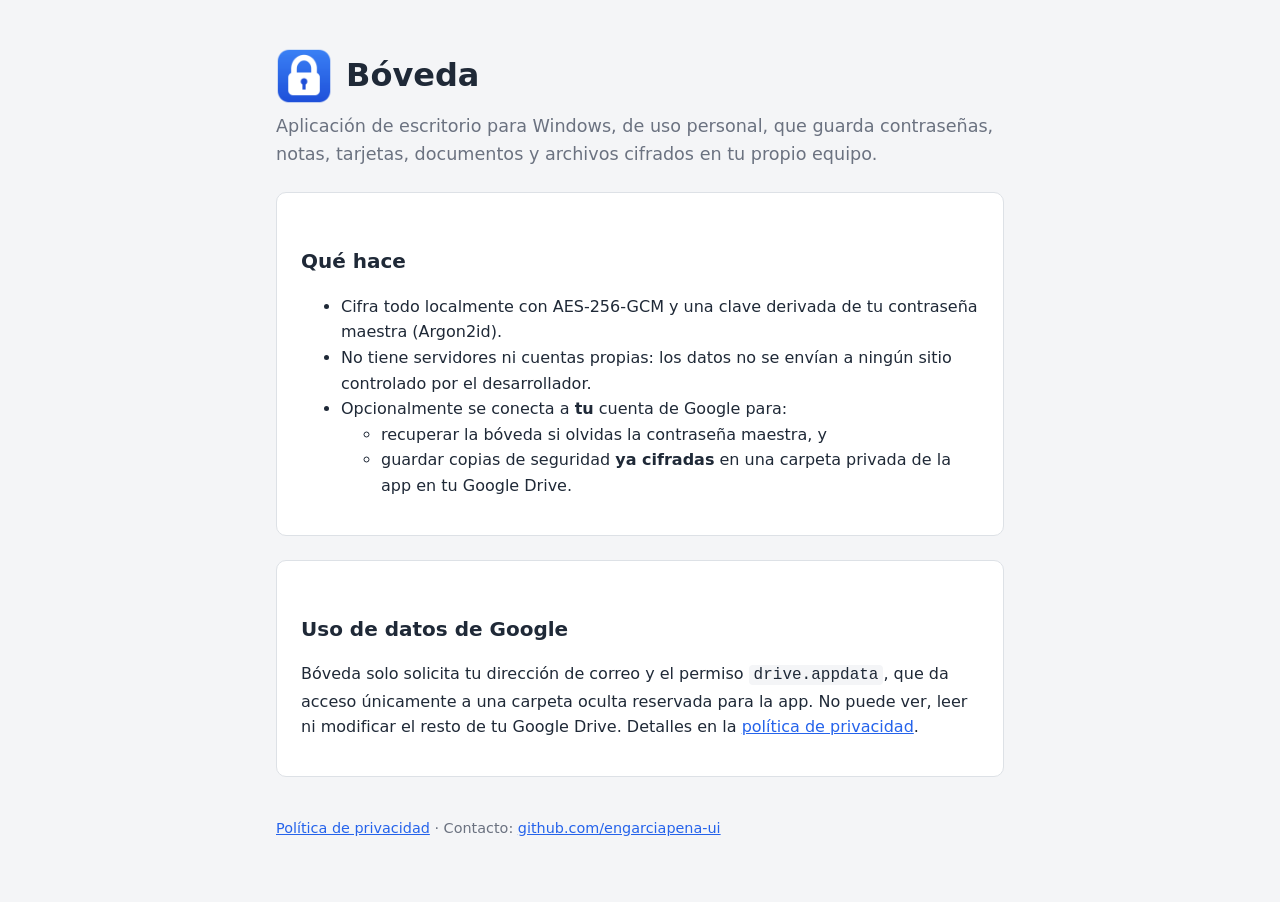
<file: index.html>
<!doctype html>
<html lang="es">
<head>
<meta charset="utf-8">
<meta name="viewport" content="width=device-width, initial-scale=1">
<title>Bóveda</title>
<meta name="description" content="Bóveda: aplicación de escritorio para Windows que guarda información sensible cifrada en tu propio equipo.">
<link rel="icon" href="icon.png">
<link rel="stylesheet" href="style.css">
</head>
<body>
<main>
  <header><img src="icon.png" alt=""><h1>Bóveda</h1></header>
  <p class="lead">Aplicación de escritorio para Windows, de uso personal, que guarda contraseñas, notas, tarjetas,
  documentos y archivos cifrados en tu propio equipo.</p>

  <div class="card">
    <h2>Qué hace</h2>
    <ul>
      <li>Cifra todo localmente con AES-256-GCM y una clave derivada de tu contraseña maestra (Argon2id).</li>
      <li>No tiene servidores ni cuentas propias: los datos no se envían a ningún sitio controlado por el desarrollador.</li>
      <li>Opcionalmente se conecta a <strong>tu</strong> cuenta de Google para:
        <ul>
          <li>recuperar la bóveda si olvidas la contraseña maestra, y</li>
          <li>guardar copias de seguridad <strong>ya cifradas</strong> en una carpeta privada de la app en tu Google Drive.</li>
        </ul>
      </li>
    </ul>
  </div>

  <div class="card">
    <h2>Uso de datos de Google</h2>
    <p>Bóveda solo solicita tu dirección de correo y el permiso <code>drive.appdata</code>, que da acceso únicamente
    a una carpeta oculta reservada para la app. No puede ver, leer ni modificar el resto de tu Google Drive.
    Detalles en la <a href="privacidad.html">política de privacidad</a>.</p>
  </div>

  <footer>
    <a href="privacidad.html">Política de privacidad</a> ·
    Contacto: <a href="https://github.com/engarciapena-ui">github.com/engarciapena-ui</a>
  </footer>
</main>
</body>
</html>
</file>
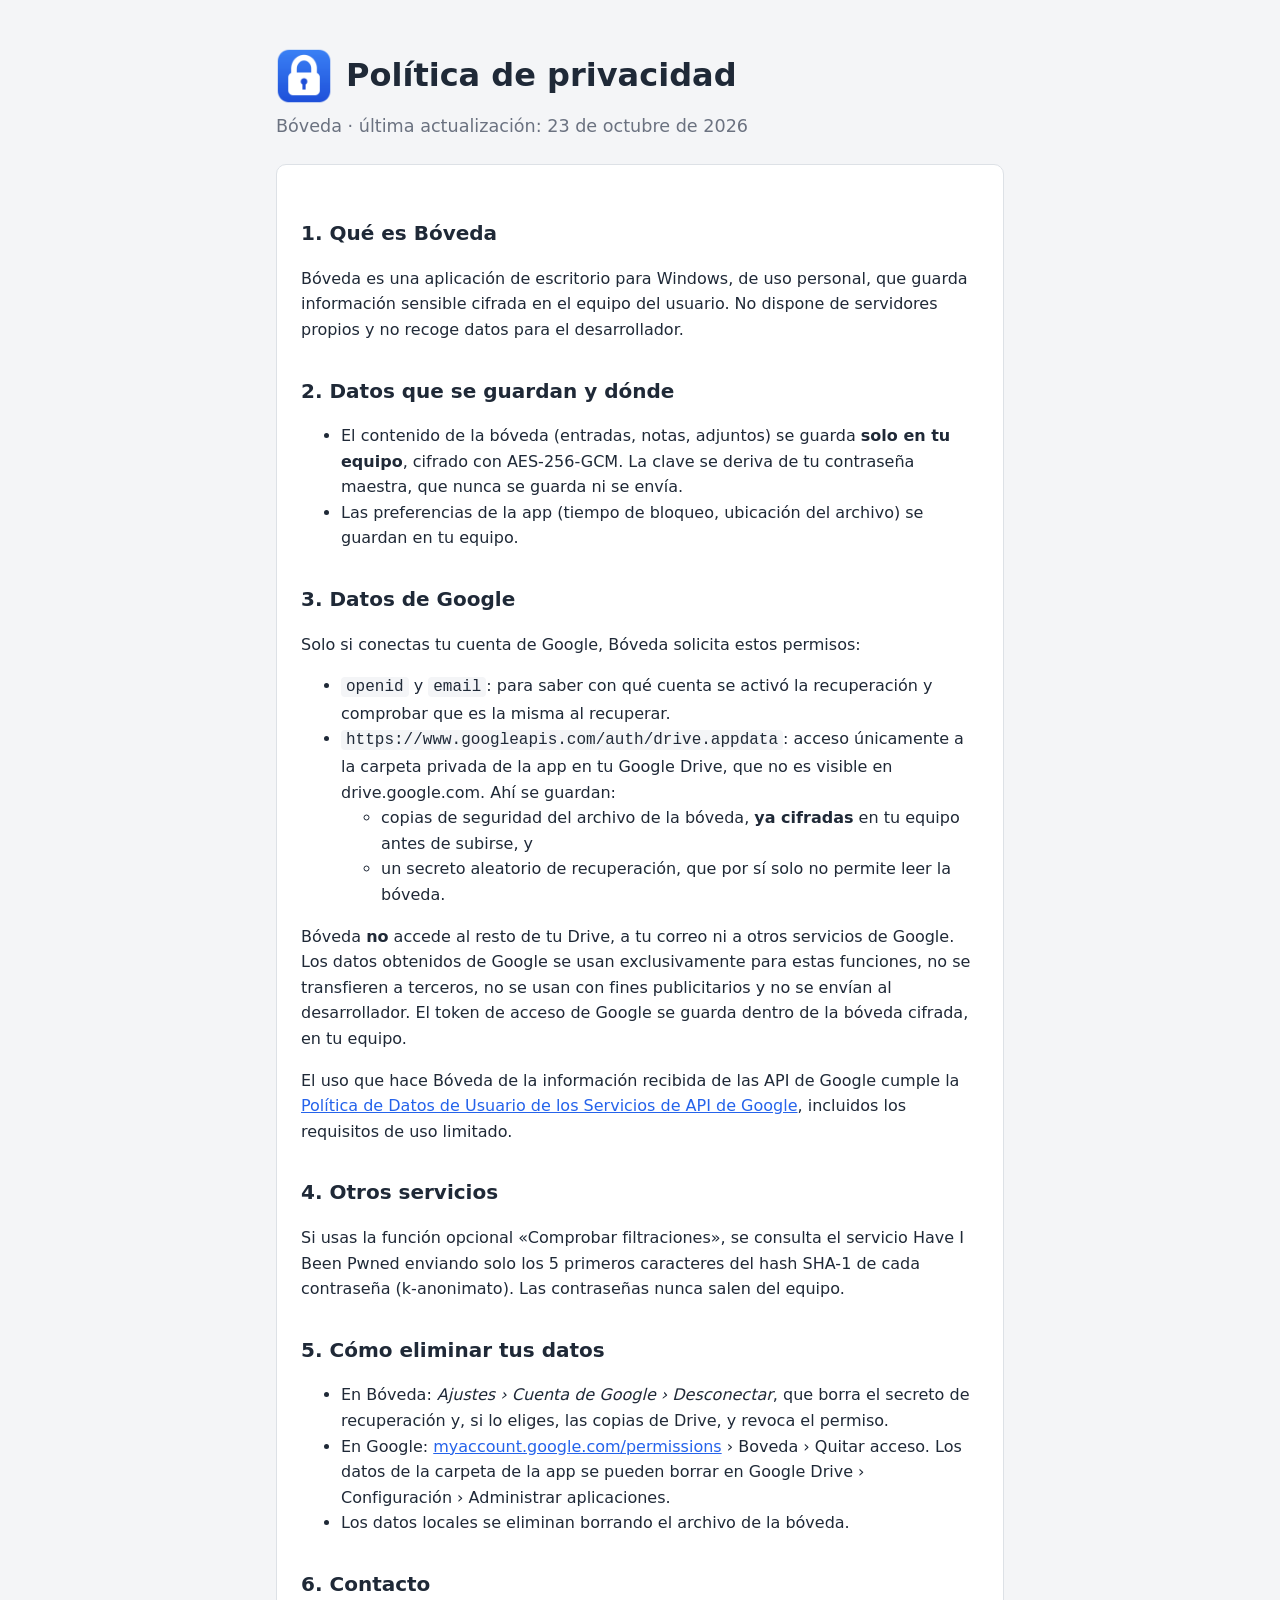
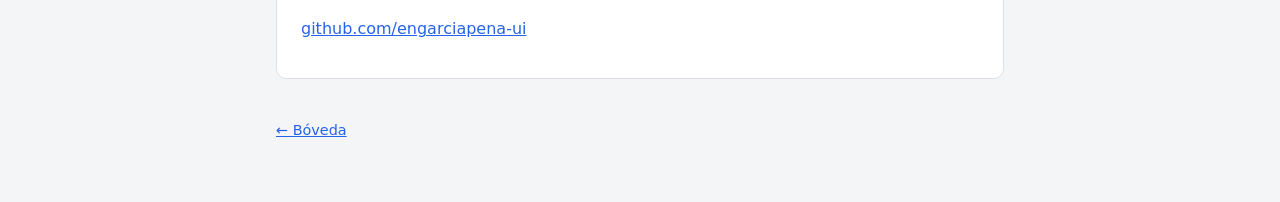
<file: privacidad.html>
<!doctype html>
<html lang="es">
<head>
<meta charset="utf-8">
<meta name="viewport" content="width=device-width, initial-scale=1">
<title>Privacidad de Bóveda</title>
<meta name="description" content="Política de privacidad de la aplicación de escritorio Bóveda.">
<link rel="icon" href="icon.png">
<link rel="stylesheet" href="style.css">
</head>
<body>
<main>
  <header><img src="icon.png" alt=""><h1>Política de privacidad</h1></header>
  <p class="lead">Bóveda · última actualización: 23 de octubre de 2026</p>

  <div class="card">
    <h2>1. Qué es Bóveda</h2>
    <p>Bóveda es una aplicación de escritorio para Windows, de uso personal, que guarda información sensible
    cifrada en el equipo del usuario. No dispone de servidores propios y no recoge datos para el desarrollador.</p>

    <h2>2. Datos que se guardan y dónde</h2>
    <ul>
      <li>El contenido de la bóveda (entradas, notas, adjuntos) se guarda <strong>solo en tu equipo</strong>,
      cifrado con AES-256-GCM. La clave se deriva de tu contraseña maestra, que nunca se guarda ni se envía.</li>
      <li>Las preferencias de la app (tiempo de bloqueo, ubicación del archivo) se guardan en tu equipo.</li>
    </ul>

    <h2>3. Datos de Google</h2>
    <p>Solo si conectas tu cuenta de Google, Bóveda solicita estos permisos:</p>
    <ul>
      <li><code>openid</code> y <code>email</code>: para saber con qué cuenta se activó la recuperación y comprobar
      que es la misma al recuperar.</li>
      <li><code>https://www.googleapis.com/auth/drive.appdata</code>: acceso únicamente a la carpeta privada de la app
      en tu Google Drive, que no es visible en drive.google.com. Ahí se guardan:
        <ul>
          <li>copias de seguridad del archivo de la bóveda, <strong>ya cifradas</strong> en tu equipo antes de subirse, y</li>
          <li>un secreto aleatorio de recuperación, que por sí solo no permite leer la bóveda.</li>
        </ul>
      </li>
    </ul>
    <p>Bóveda <strong>no</strong> accede al resto de tu Drive, a tu correo ni a otros servicios de Google.
    Los datos obtenidos de Google se usan exclusivamente para estas funciones, no se transfieren a terceros,
    no se usan con fines publicitarios y no se envían al desarrollador. El token de acceso de Google se guarda
    dentro de la bóveda cifrada, en tu equipo.</p>
    <p>El uso que hace Bóveda de la información recibida de las API de Google cumple la
    <a href="https://developers.google.com/terms/api-services-user-data-policy">Política de Datos de Usuario de los Servicios de API de Google</a>,
    incluidos los requisitos de uso limitado.</p>

    <h2>4. Otros servicios</h2>
    <p>Si usas la función opcional «Comprobar filtraciones», se consulta el servicio Have I Been Pwned enviando
    solo los 5 primeros caracteres del hash SHA-1 de cada contraseña (k-anonimato). Las contraseñas nunca salen
    del equipo.</p>

    <h2>5. Cómo eliminar tus datos</h2>
    <ul>
      <li>En Bóveda: <em>Ajustes › Cuenta de Google › Desconectar</em>, que borra el secreto de recuperación y,
      si lo eliges, las copias de Drive, y revoca el permiso.</li>
      <li>En Google: <a href="https://myaccount.google.com/permissions">myaccount.google.com/permissions</a> › Boveda › Quitar acceso.
      Los datos de la carpeta de la app se pueden borrar en Google Drive › Configuración › Administrar aplicaciones.</li>
      <li>Los datos locales se eliminan borrando el archivo de la bóveda.</li>
    </ul>

    <h2>6. Contacto</h2>
    <p><a href="https://github.com/engarciapena-ui">github.com/engarciapena-ui</a></p>
  </div>

  <footer><a href="index.html">← Bóveda</a></footer>
</main>
</body>
</html>
</file>
<file: style.css>
:root { --bg:#f4f5f7; --surface:#fff; --text:#1f2937; --muted:#6b7280; --accent:#2563eb; --border:#dde1e6; }
@media (prefers-color-scheme: dark) { :root { --bg:#0f172a; --surface:#1e293b; --text:#e5e7eb; --muted:#94a3b8; --accent:#60a5fa; --border:#334155; } }
* { box-sizing: border-box; }
body { margin:0; background:var(--bg); color:var(--text); font:16px/1.6 "Segoe UI", system-ui, sans-serif; }
main { max-width:760px; margin:0 auto; padding:48px 16px 64px; }
header { display:flex; align-items:center; gap:14px; margin-bottom:8px; }
header img { width:56px; height:56px; }
h1 { font-size:2rem; margin:0; }
h2 { margin-top:2rem; font-size:1.25rem; }
.lead { color:var(--muted); font-size:1.1rem; margin-top:4px; }
.card { background:var(--surface); border:1px solid var(--border); border-radius:10px; padding:20px 24px; margin-top:24px; }
a { color:var(--accent); }
code { background:var(--bg); padding:1px 5px; border-radius:4px; }
footer { margin-top:40px; color:var(--muted); font-size:.9rem; }
</file>
